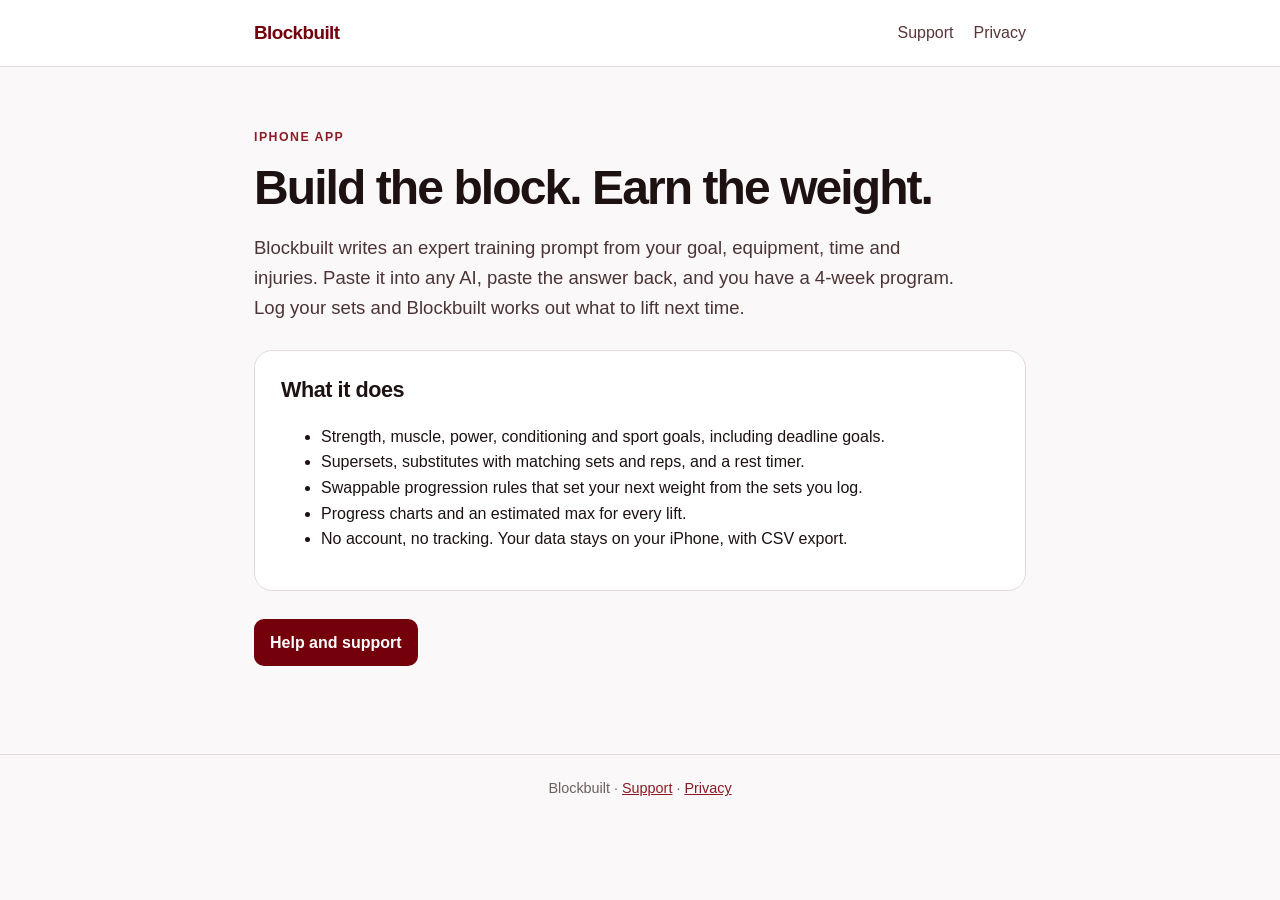
<file: index.html>
<!doctype html><html lang="en"><head><meta charset="utf-8"><meta name="viewport" content="width=device-width,initial-scale=1"><meta name="description" content="Blockbuilt: build 4-week training blocks with any AI, log your sets, and let the app set your next weights. No account, no data collection."><title>Blockbuilt</title><link rel="stylesheet" href="style.css"></head><body><header><nav><a class="brand" href="./">Blockbuilt</a><div class="links"><a href="support/">Support</a><a href="privacy/">Privacy</a></div></nav></header><main><p class="eyebrow">iPhone app</p><h1>Build the block. Earn the weight.</h1><p class="lead">Blockbuilt writes an expert training prompt from your goal, equipment, time and injuries. Paste it into any AI, paste the answer back, and you have a 4-week program. Log your sets and Blockbuilt works out what to lift next time.</p><div class="card"><h2 style="margin-top:0">What it does</h2><ul><li>Strength, muscle, power, conditioning and sport goals, including deadline goals.</li><li>Supersets, substitutes with matching sets and reps, and a rest timer.</li><li>Swappable progression rules that set your next weight from the sets you log.</li><li>Progress charts and an estimated max for every lift.</li><li>No account, no tracking. Your data stays on your iPhone, with CSV export.</li></ul></div><p><a class="button" href="support/">Help and support</a></p></main><footer>Blockbuilt · <a href="support/">Support</a> · <a href="privacy/">Privacy</a></footer></body></html>
</file>
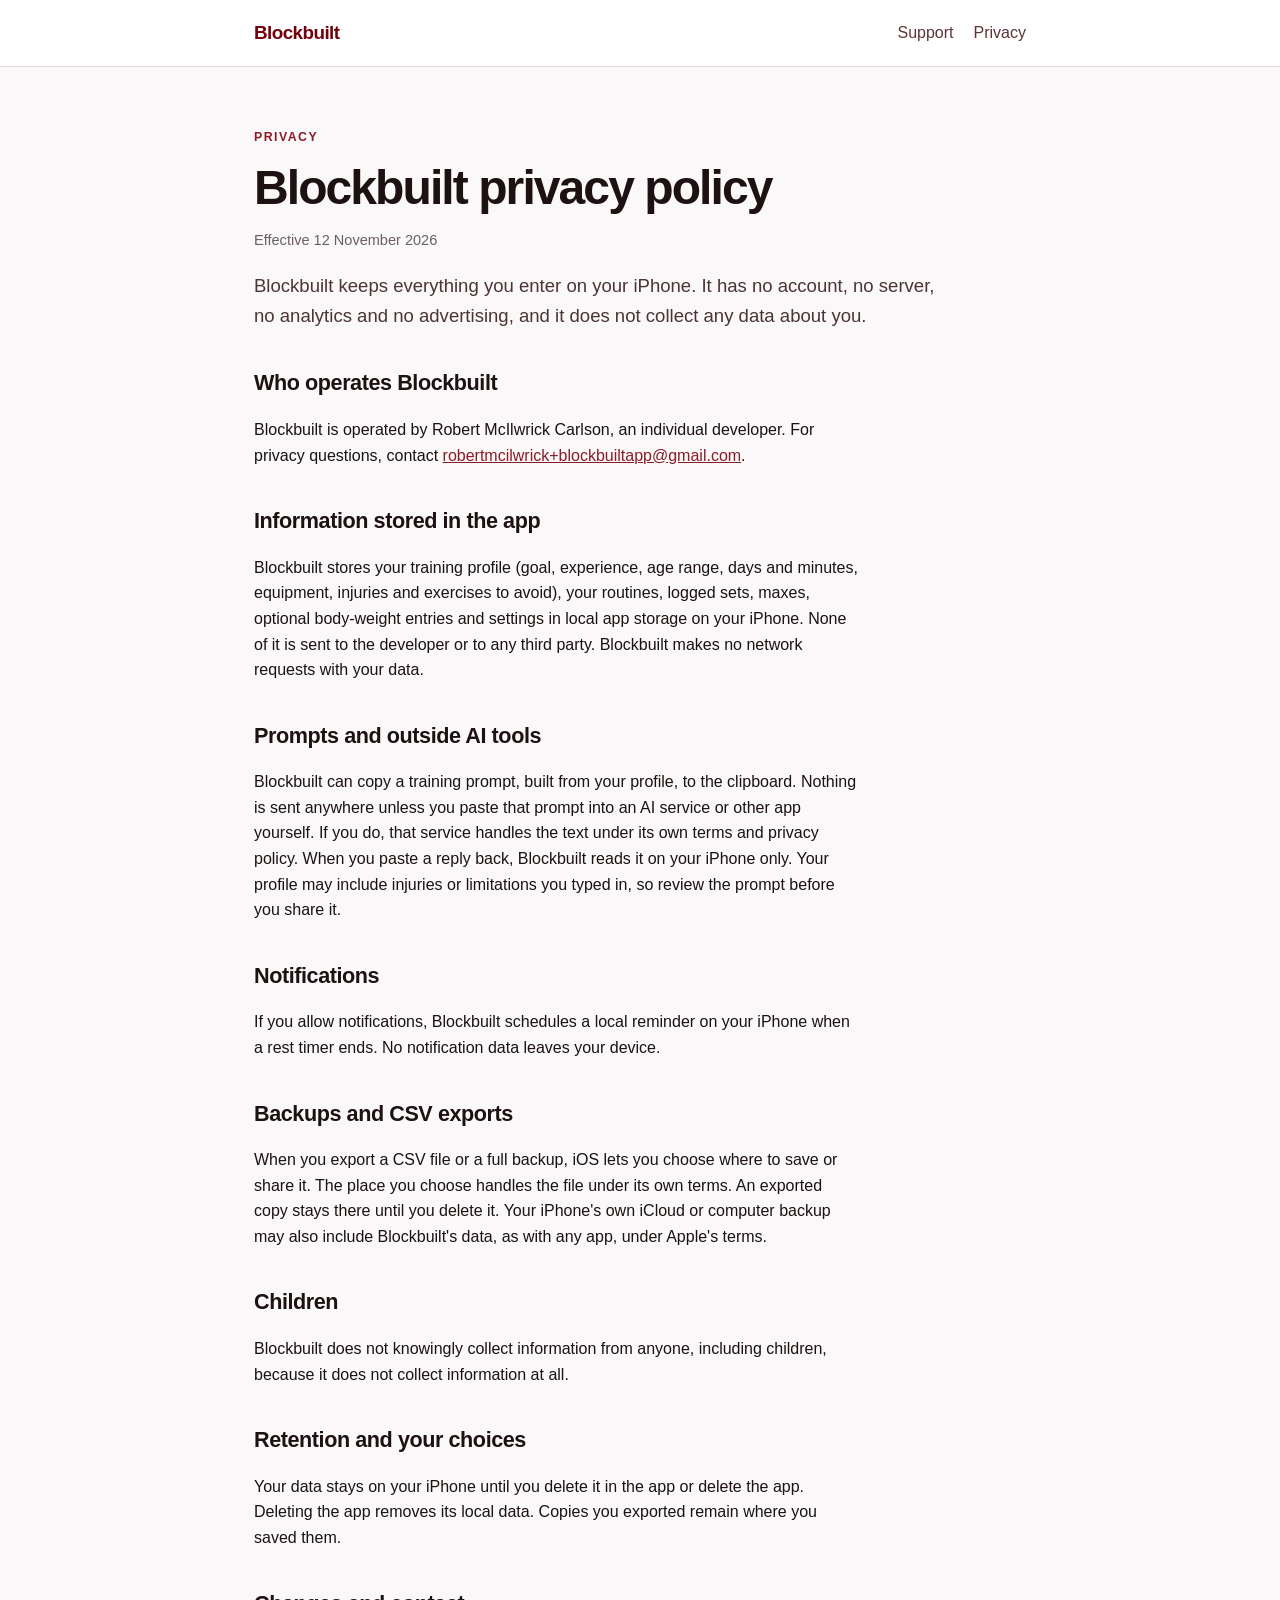
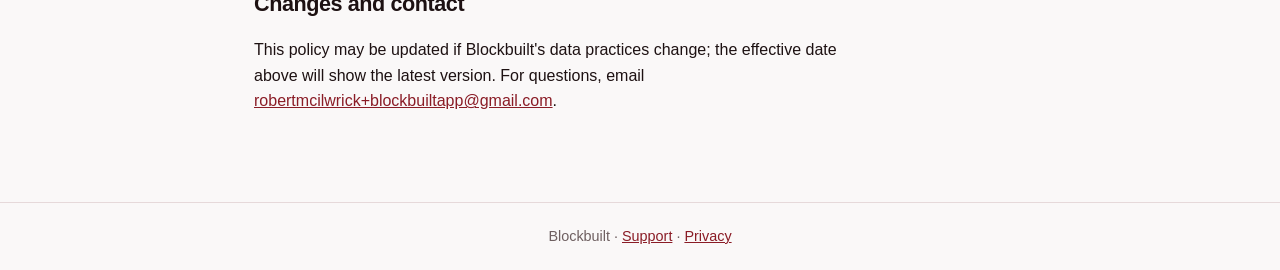
<file: privacy/index.html>
<!doctype html><html lang="en"><head><meta charset="utf-8"><meta name="viewport" content="width=device-width,initial-scale=1"><meta name="description" content="Blockbuilt privacy policy: all data stays on your iPhone; no account, no analytics, no data collection."><title>Privacy policy · Blockbuilt</title><link rel="stylesheet" href="../style.css"></head><body><header><nav><a class="brand" href="../">Blockbuilt</a><div class="links"><a href="../support/">Support</a><a href="../privacy/">Privacy</a></div></nav></header><main><p class="eyebrow">Privacy</p><h1>Blockbuilt privacy policy</h1><p class="meta">Effective 12 November 2026</p><p class="lead">Blockbuilt keeps everything you enter on your iPhone. It has no account, no server, no analytics and no advertising, and it does not collect any data about you.</p><h2>Who operates Blockbuilt</h2><p>Blockbuilt is operated by Robert McIlwrick Carlson, an individual developer. For privacy questions, contact <a href="mailto:robertmcilwrick+blockbuiltapp@gmail.com">robertmcilwrick+blockbuiltapp@gmail.com</a>.</p><h2>Information stored in the app</h2><p>Blockbuilt stores your training profile (goal, experience, age range, days and minutes, equipment, injuries and exercises to avoid), your routines, logged sets, maxes, optional body-weight entries and settings in local app storage on your iPhone. None of it is sent to the developer or to any third party. Blockbuilt makes no network requests with your data.</p><h2>Prompts and outside AI tools</h2><p>Blockbuilt can copy a training prompt, built from your profile, to the clipboard. Nothing is sent anywhere unless you paste that prompt into an AI service or other app yourself. If you do, that service handles the text under its own terms and privacy policy. When you paste a reply back, Blockbuilt reads it on your iPhone only. Your profile may include injuries or limitations you typed in, so review the prompt before you share it.</p><h2>Notifications</h2><p>If you allow notifications, Blockbuilt schedules a local reminder on your iPhone when a rest timer ends. No notification data leaves your device.</p><h2>Backups and CSV exports</h2><p>When you export a CSV file or a full backup, iOS lets you choose where to save or share it. The place you choose handles the file under its own terms. An exported copy stays there until you delete it. Your iPhone's own iCloud or computer backup may also include Blockbuilt's data, as with any app, under Apple's terms.</p><h2>Children</h2><p>Blockbuilt does not knowingly collect information from anyone, including children, because it does not collect information at all.</p><h2>Retention and your choices</h2><p>Your data stays on your iPhone until you delete it in the app or delete the app. Deleting the app removes its local data. Copies you exported remain where you saved them.</p><h2>Changes and contact</h2><p>This policy may be updated if Blockbuilt's data practices change; the effective date above will show the latest version. For questions, email <a href="mailto:robertmcilwrick+blockbuiltapp@gmail.com">robertmcilwrick+blockbuiltapp@gmail.com</a>.</p></main><footer>Blockbuilt · <a href="../support/">Support</a> · <a href="../privacy/">Privacy</a></footer></body></html>
</file>
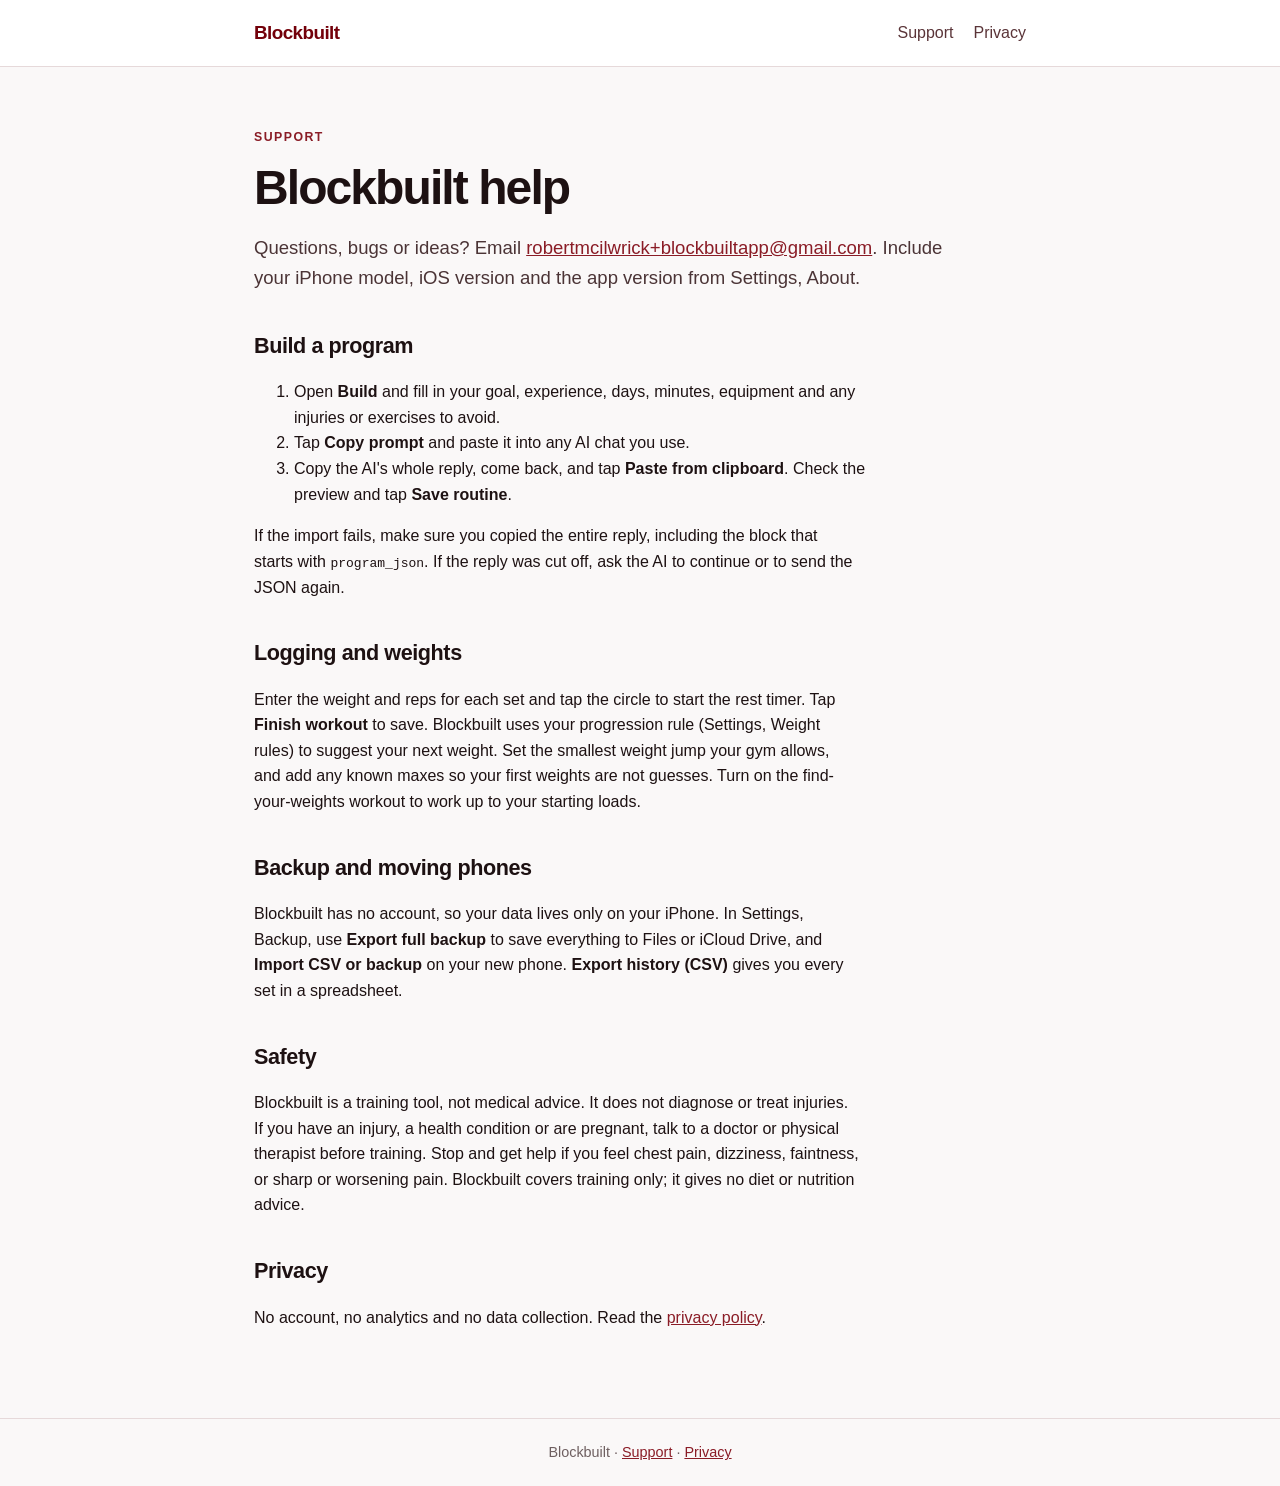
<file: support/index.html>
<!doctype html><html lang="en"><head><meta charset="utf-8"><meta name="viewport" content="width=device-width,initial-scale=1"><meta name="description" content="Help and support for the Blockbuilt iPhone app."><title>Support · Blockbuilt</title><link rel="stylesheet" href="../style.css"></head><body><header><nav><a class="brand" href="../">Blockbuilt</a><div class="links"><a href="../support/">Support</a><a href="../privacy/">Privacy</a></div></nav></header><main><p class="eyebrow">Support</p><h1>Blockbuilt help</h1><p class="lead">Questions, bugs or ideas? Email <a href="mailto:robertmcilwrick+blockbuiltapp@gmail.com">robertmcilwrick+blockbuiltapp@gmail.com</a>. Include your iPhone model, iOS version and the app version from Settings, About.</p><h2>Build a program</h2><ol><li>Open <b>Build</b> and fill in your goal, experience, days, minutes, equipment and any injuries or exercises to avoid.</li><li>Tap <b>Copy prompt</b> and paste it into any AI chat you use.</li><li>Copy the AI's whole reply, come back, and tap <b>Paste from clipboard</b>. Check the preview and tap <b>Save routine</b>.</li></ol><p>If the import fails, make sure you copied the entire reply, including the block that starts with <code>program_json</code>. If the reply was cut off, ask the AI to continue or to send the JSON again.</p><h2>Logging and weights</h2><p>Enter the weight and reps for each set and tap the circle to start the rest timer. Tap <b>Finish workout</b> to save. Blockbuilt uses your progression rule (Settings, Weight rules) to suggest your next weight. Set the smallest weight jump your gym allows, and add any known maxes so your first weights are not guesses. Turn on the find-your-weights workout to work up to your starting loads.</p><h2>Backup and moving phones</h2><p>Blockbuilt has no account, so your data lives only on your iPhone. In Settings, Backup, use <b>Export full backup</b> to save everything to Files or iCloud Drive, and <b>Import CSV or backup</b> on your new phone. <b>Export history (CSV)</b> gives you every set in a spreadsheet.</p><h2>Safety</h2><p>Blockbuilt is a training tool, not medical advice. It does not diagnose or treat injuries. If you have an injury, a health condition or are pregnant, talk to a doctor or physical therapist before training. Stop and get help if you feel chest pain, dizziness, faintness, or sharp or worsening pain. Blockbuilt covers training only; it gives no diet or nutrition advice.</p><h2>Privacy</h2><p>No account, no analytics and no data collection. Read the <a href="../privacy/">privacy policy</a>.</p></main><footer>Blockbuilt · <a href="../support/">Support</a> · <a href="../privacy/">Privacy</a></footer></body></html>
</file>
<file: style.css>
:root{color-scheme:light dark;font-family:-apple-system,BlinkMacSystemFont,"Segoe UI",sans-serif;line-height:1.6;background:#faf8f8;color:#1d1112}*{box-sizing:border-box}body{margin:0}header{border-bottom:1px solid #e6d9da;background:#fff}nav{max-width:820px;margin:auto;padding:18px 24px;display:flex;justify-content:space-between;align-items:center;gap:16px}.brand{font-size:1.18rem;font-weight:750;letter-spacing:-.03em;color:#73000a;text-decoration:none}.links{display:flex;gap:20px}.links a{color:#5a3438;text-decoration:none}main{max-width:820px;margin:0 auto;padding:48px 24px 72px}h1{font-size:clamp(2rem,5vw,3rem);line-height:1.15;letter-spacing:-.04em;margin:0 0 12px}h2{font-size:1.35rem;letter-spacing:-.02em;margin:36px 0 8px}p,li{max-width:68ch}.eyebrow{font-weight:700;text-transform:uppercase;letter-spacing:.12em;font-size:.77rem;color:#8a1c26}.lead{font-size:1.16rem;color:#4b3436}.card{background:#fff;border:1px solid #e6d9da;border-radius:18px;padding:22px 26px;margin:28px 0}.button{display:inline-block;background:#73000a;color:#fff;padding:11px 16px;border-radius:10px;text-decoration:none;font-weight:650}.meta{color:#6e5f60;font-size:.91rem}a{color:#8a1c26}footer{border-top:1px solid #e6d9da;color:#6e5f60;font-size:.9rem;padding:22px 24px;text-align:center}@media(prefers-color-scheme:dark){:root{background:#140b0c;color:#f1e6e7}header,.card{background:#1f1314;border-color:#3d2a2c}.brand{color:#f0a3aa}.links a,.lead{color:#d9c4c6}.eyebrow{color:#e06b75}.meta,footer{color:#bba7a9}footer{border-color:#3d2a2c}a{color:#f0a3aa}.button{background:#e06b75;color:#140b0c}}
</file>
